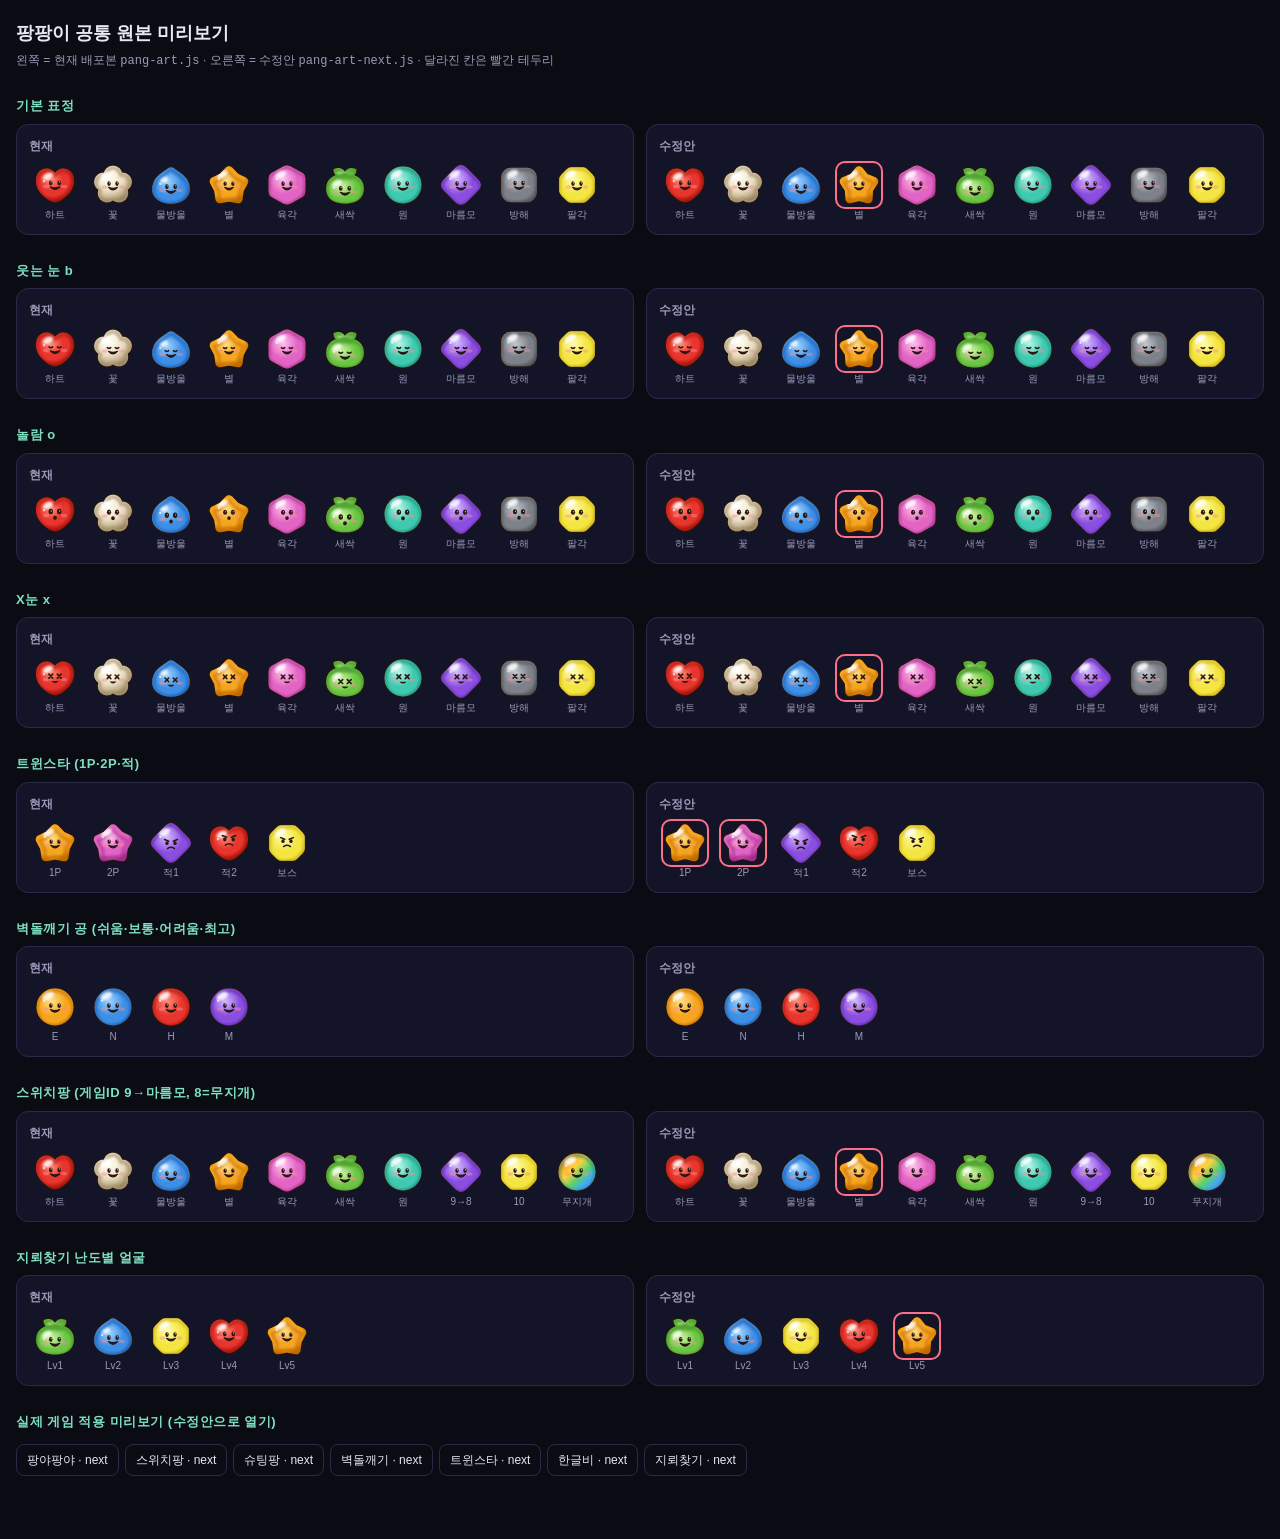
<file: pang-art-preview.html>
<!doctype html>
<html lang="ko"><head><meta charset="utf-8"><meta name="viewport" content="width=device-width,initial-scale=1">
<title>팡팡이 공통 원본 미리보기</title>
<meta name="robots" content="noindex">
<style>
:root{--bg:#0b0b14;--card:#141428;--line:#2a2a48;--t:#e8e8f4;--m:#9a9ab8;--acc:#7ee0c0}
body{margin:0;background:var(--bg);color:var(--t);font:14px/1.5 -apple-system,"Apple SD Gothic Neo",sans-serif;padding:20px 16px 60px}
h1{font-size:18px;margin:0 0 4px}p.m{color:var(--m);margin:0 0 18px;font-size:12px}
h2{font-size:13px;color:var(--acc);margin:26px 0 8px;letter-spacing:.04em}
.cols{display:grid;grid-template-columns:1fr 1fr;gap:12px}
@media(max-width:720px){.cols{grid-template-columns:1fr}}
.card{background:var(--card);border:1px solid var(--line);border-radius:12px;padding:12px}
.card b{display:block;font-size:12px;color:var(--m);margin-bottom:8px}
.row{display:flex;flex-wrap:wrap;gap:6px;align-items:center}
.cell{display:flex;flex-direction:column;align-items:center;font-size:10px;color:var(--m);width:52px}
.cell img{width:44px;height:44px}
.chg{outline:2px solid #ff6f8a;border-radius:8px}
.links a{display:inline-block;margin:4px 6px 4px 0;padding:6px 10px;border:1px solid var(--line);border-radius:8px;color:var(--t);text-decoration:none;font-size:12px}
.err{color:#ff8a9a}
</style></head><body>
<h1>팡팡이 공통 원본 미리보기</h1>
<p class="m">왼쪽 = 현재 배포본 <code>pang-art.js</code> · 오른쪽 = 수정안 <code>pang-art-next.js</code> · 달라진 칸은 빨간 테두리</p>
<div id="out"></div>
<h2>실제 게임 적용 미리보기 (수정안으로 열기)</h2>
<div class="links" id="links"></div>
<script>
const GAMES=[['pang','팡야팡야'],['switchpang','스위치팡'],['shootingpang','슈팅팡'],['bricks','벽돌깨기'],['twinstar','트윈스타'],['hangulbi','한글비'],['mines','지뢰찾기']];
document.getElementById('links').innerHTML=GAMES.map(([r,n])=>`<a href="../${r}/?pangart=next" target="_blank">${n} · next</a>`).join('');
function load(src){return fetch(src+'?t='+Date.now()).then(r=>{if(!r.ok)throw new Error(src+' 없음');return r.text()}).then(t=>{const w={};new Function('window',t)(w);return w.PangArt})}
Promise.all([load('pang-art.js'),load('pang-art-next.js').catch(()=>null)]).then(([cur,nxt])=>{
  const url=s=>'data:image/svg+xml;charset=utf-8,'+encodeURIComponent(s);
  const NAMES={1:'하트',2:'꽃',3:'물방울',4:'별',5:'육각',6:'새싹',7:'원',8:'마름모',9:'방해',10:'팔각'};
  const sets=[
    ['기본 표정',A=>[1,2,3,4,5,6,7,8,9,10].map(c=>[NAMES[c],A.pieceSVG(c,'')])],
    ['웃는 눈 b',A=>[1,2,3,4,5,6,7,8,9,10].map(c=>[NAMES[c],A.pieceSVG(c,'b')])],
    ['놀람 o',A=>[1,2,3,4,5,6,7,8,9,10].map(c=>[NAMES[c],A.pieceSVG(c,'o')])],
    ['X눈 x',A=>[1,2,3,4,5,6,7,8,9,10].map(c=>[NAMES[c],A.pieceSVG(c,'x')])],
    ['트윈스타 (1P·2P·적)',A=>[['1P',A.pieceSVG(4,'')],['2P',A.recolor(A.pieceSVG(4,''),4,5)],['적1',A.angrySVG(8,2)],['적2',A.angrySVG(1,-1)],['보스',A.angrySVG(10,0)]]],
    ['벽돌깨기 공 (쉬움·보통·어려움·최고)',A=>[4,3,1,8].map((id,i)=>{let s=A.pieceSVG(7,'');A.COL[7].forEach((h,k)=>{s=s.split(h).join(A.COL[id][k])});return[['E','N','H','M'][i],s]})],
    ['스위치팡 (게임ID 9→마름모, 8=무지개)',A=>{const st=["#ff4d6d","#ff9f1c","#ffd23f","#5bd16b","#3fa7ff","#9b5cff"].map((c,i)=>`<stop offset="${i/5}" stop-color="${c}"/>`).join("");const rb=A.pieceSVG(7,'').replace(/<radialGradient id="g"[^]*?<\/radialGradient>/,`<linearGradient id="g" x1="0" y1="0" x2="1" y2="1">${st}</linearGradient>`);return [1,2,3,4,5,6,7].map(c=>[NAMES[c],A.pieceSVG(c,'')]).concat([['9→8',A.pieceSVG(8,'')],['10',A.pieceSVG(10,'')],['무지개',rb]])}],
    ['지뢰찾기 난도별 얼굴',A=>[6,3,10,1,4].map((id,i)=>['Lv'+(i+1),A.pieceSVG(id,'')])],
  ];
  let h='';
  for(const [title,f] of sets){
    const a=f(cur),b=nxt?f(nxt):null;
    const row=(arr,mark)=>`<div class="row">${arr.map(([n,s],i)=>`<div class="cell"><img class="${mark&&a[i][1]!==s?'chg':''}" src="${url(s)}">${n}</div>`).join('')}</div>`;
    h+=`<h2>${title}</h2><div class="cols"><div class="card"><b>현재</b>${row(a)}</div><div class="card"><b>수정안</b>${b?row(b,1):'<span class="err">pang-art-next.js 없음</span>'}</div></div>`;
  }
  document.getElementById('out').innerHTML=h;
}).catch(e=>{document.getElementById('out').innerHTML='<p class="err">'+e.message+'</p>'});
</script>
</body></html>
</file>
